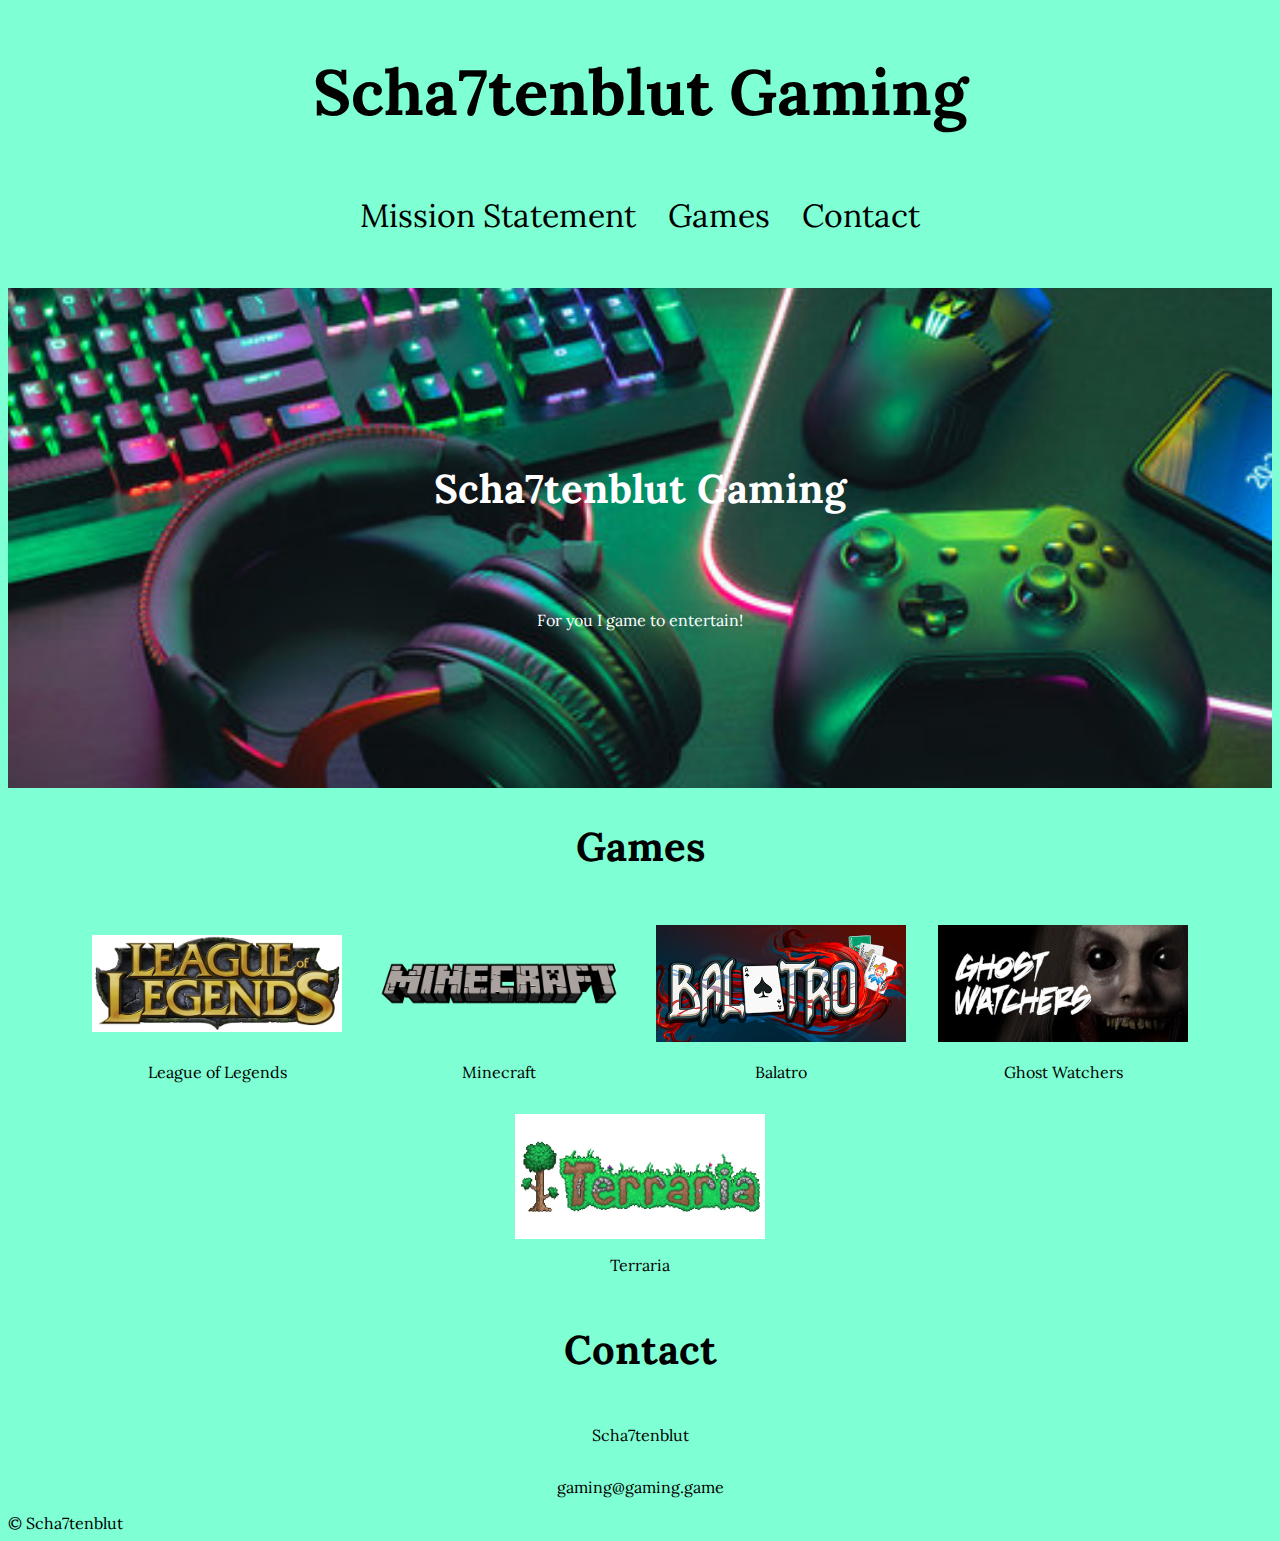
<file: flexbox-business-site-starting/index.html>
﻿<!DOCTYPE html> <!-- Declares the document type and version of HTML -->

<html>

<head>
  <!-- Favicon for the browser tab -->
  <link rel="shortcut icon" href="favicon.ico" type="image/x-icon">
  <!-- Link to external CSS file -->
  <link rel="stylesheet" href="styles.css">
  <meta charset="UTF-8"> <!-- Character encoding -->
  <title>Scha7tenblut Gaming</title> <!-- Page title -->
</head>

<body>
  <!-- Main container for header and navigation -->
  <div class="container">
    <h1>Scha7tenblut Gaming</h1>
    <nav>
      <ul>
        <!-- Navigation links to sections -->
        <li><a href="#mission-statement">Mission Statement</a></li>
        <li><a href="#games">Games</a></li>
        <li><a href="#contact">Contact</a></li>
      </ul>
    </nav>
  </div>
  <!-- Mission Statement section -->
  <div class="container" id="mission-statement">
    <h2>Scha7tenblut Gaming</h2>
    <p>For you I game to entertain!</p>
  </div>
  <!-- Games section -->
  <div class="container" id="games">
    <h2>Games</h2>
    <ul>
      <!-- Each game as a list item with image and title -->
      <li class="lol">
        <div class="img-container">
          <img src="images/lol.png" alt="League of Legends">
        </div>
        <span class="game-title">League of Legends</span>
      </li>
      <li class="minecraft">
        <div class="img-container">
          <img src="images/minecraft.png" alt="Minecraft">
        </div>
        <span class="game-title">Minecraft</span>
      </li>
      <li class="balatro">
        <div class="img-container">
          <img src="images/balatro.png" alt="Balatro">
        </div>
        <span class="game-title">Balatro</span>
      </li>
      <li class="gw">
        <div class="img-container">
          <img src="images/gw.png" alt="Ghost Watchers">
        </div>
        <span class="game-title">Ghost Watchers</span>
      </li>
      <li class="terraria">
        <div class="img-container">
          <img src="images/terraria.png" alt="Terraria">
        </div>
        <span class="game-title">Terraria</span>
      </li>
    </ul>
  </div>
  <!-- Contact section -->
  <div class="container" id="contact">
    <h2>Contact</h2>
    <p>Scha7tenblut</p>
    <p>gaming@gaming.game</p>
  </div>
  <!-- Footer with copyright -->
  <footer>
    <span>&copy; Scha7tenblut</span>
  </footer>
</body>

</html>
</file>
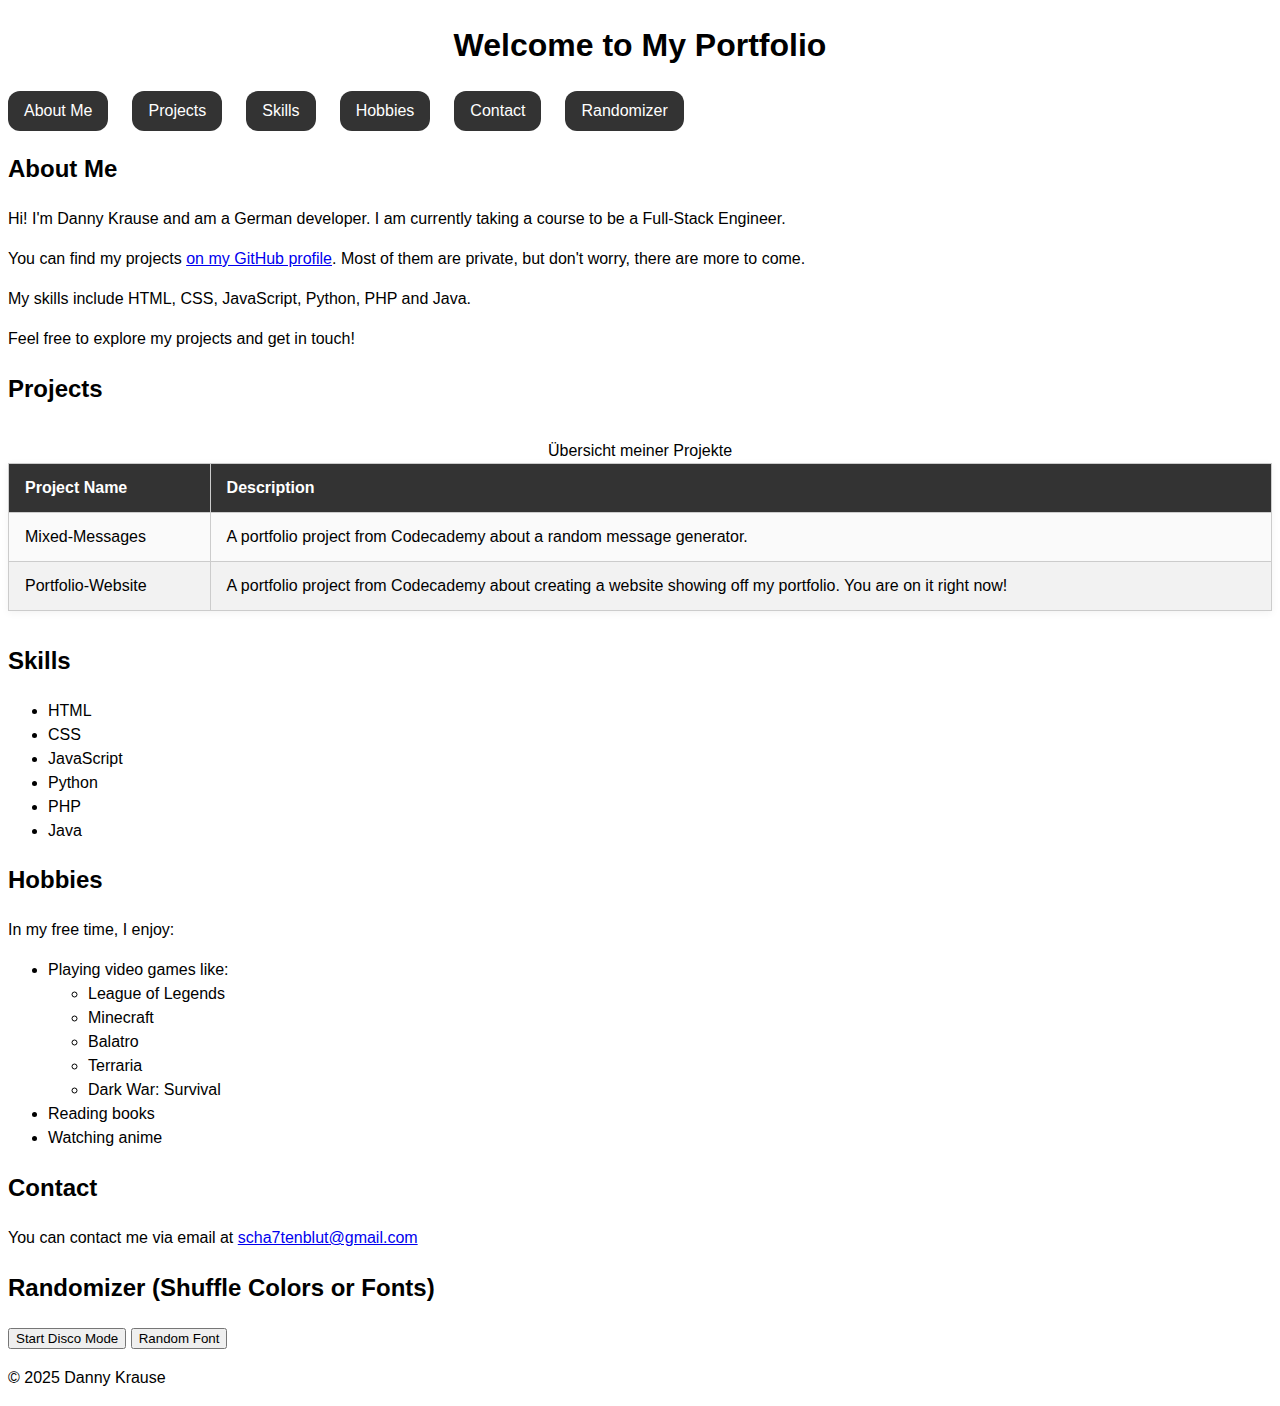
<file: Portfolio-Website/index.html>
﻿<!DOCTYPE html>
<html lang="en">
<head>
    <meta charset="UTF-8">
    <meta name="viewport" content="width=device-width, initial-scale=1.0">
    <title>Portfolio Website</title>
    <link rel="stylesheet" href="./styles.css">
</head>
<body>
    <!-- Skip-Link für Screenreader und Tastaturnutzer -->
    <a href="#main-content" class="sr-only">Skip to main content</a>

    <header role="banner">
        <h1>Welcome to My Portfolio</h1>
        <nav role="navigation" aria-label="Main navigation">
            <ul>
                <li><a href="#about">About Me</a></li>
                <li><a href="#projects">Projects</a></li>
                <li><a href="#skills">Skills</a></li>
                <li><a href="#hobbies">Hobbies</a></li>
                <li><a href="#contact">Contact</a></li>
                <li><a href="#randomizer">Randomizer</a></li>
            </ul>
        </nav>
    </header>

    <main id="main-content" role="main">
        <section id="about">
            <h2>About Me</h2>
            <p>Hi! I'm Danny Krause and am a German developer. I am currently taking a course to be a Full-Stack Engineer.</p>
            <p>You can find my projects <a href="https://github.com/Scha7ten/">on my GitHub profile</a>. Most of them are private, but don't worry, there are more to come.</p>
            <p>My skills include HTML, CSS, JavaScript, Python, PHP and Java.</p>
            <p>Feel free to explore my projects and get in touch!</p>
        </section>

        <section id="projects">
            <h2>Projects</h2>
            <table>
                <caption>Übersicht meiner Projekte</caption>
                <thead>
                    <tr>
                        <th scope="col">Project Name</th>
                        <th scope="col">Description</th>
                    </tr>
                </thead>
                <tbody>
                    <tr>
                        <td>Mixed-Messages</td>
                        <td>A portfolio project from Codecademy about a random message generator.</td>
                    </tr>
                    <tr>
                        <td>Portfolio-Website</td>
                        <td>A portfolio project from Codecademy about creating a website showing off my portfolio. You are on it right now!</td>
                    </tr>
                </tbody>
            </table>
        </section>

        <section id="skills">
            <h2>Skills</h2>
            <ul>
                <li>HTML</li>
                <li>CSS</li>
                <li>JavaScript</li>
                <li>Python</li>
                <li>PHP</li>
                <li>Java</li>
            </ul>
        </section>

        <section id="hobbies">
            <h2>Hobbies</h2>
            <p>In my free time, I enjoy:</p>
            <ul>
                <li>Playing video games like:
                    <ul>
                        <li>League of Legends</li>
                        <li>Minecraft</li>
                        <li>Balatro</li>
                        <li>Terraria</li>
                        <li>Dark War: Survival</li>
                    </ul>
                </li>
                <li>Reading books</li>
                <li>Watching anime</li>
            </ul>
        </section>

        <section id="contact">
            <h2>Contact</h2>
            <p>You can contact me via email at <a href="mailto:scha7tenblut@gmail.com">scha7tenblut@gmail.com</a></p>
        </section>

        <section id="randomizer" aria-labelledby="randomizer-heading" role="region">
            <h2 id="randomizer-heading">Randomizer (Shuffle Colors or Fonts)</h2>
            <div aria-live="polite" aria-atomic="true" class="sr-only" id="notify-region">
                <!-- Hier liest der Screenreader Statusmeldungen aus -->
            </div>
            <button id="disco-btn" aria-pressed="false" aria-label="Toggle disco mode">Start Disco Mode</button>
            <button id="font-btn" aria-pressed="false" aria-label="Apply a random font">Random Font</button>
        </section>
    </main>

    <footer role="contentinfo">
        <p>&copy; 2025 Danny Krause</p>
    </footer>

    <script src="./script.js"></script>
</body>
</html>
</file>
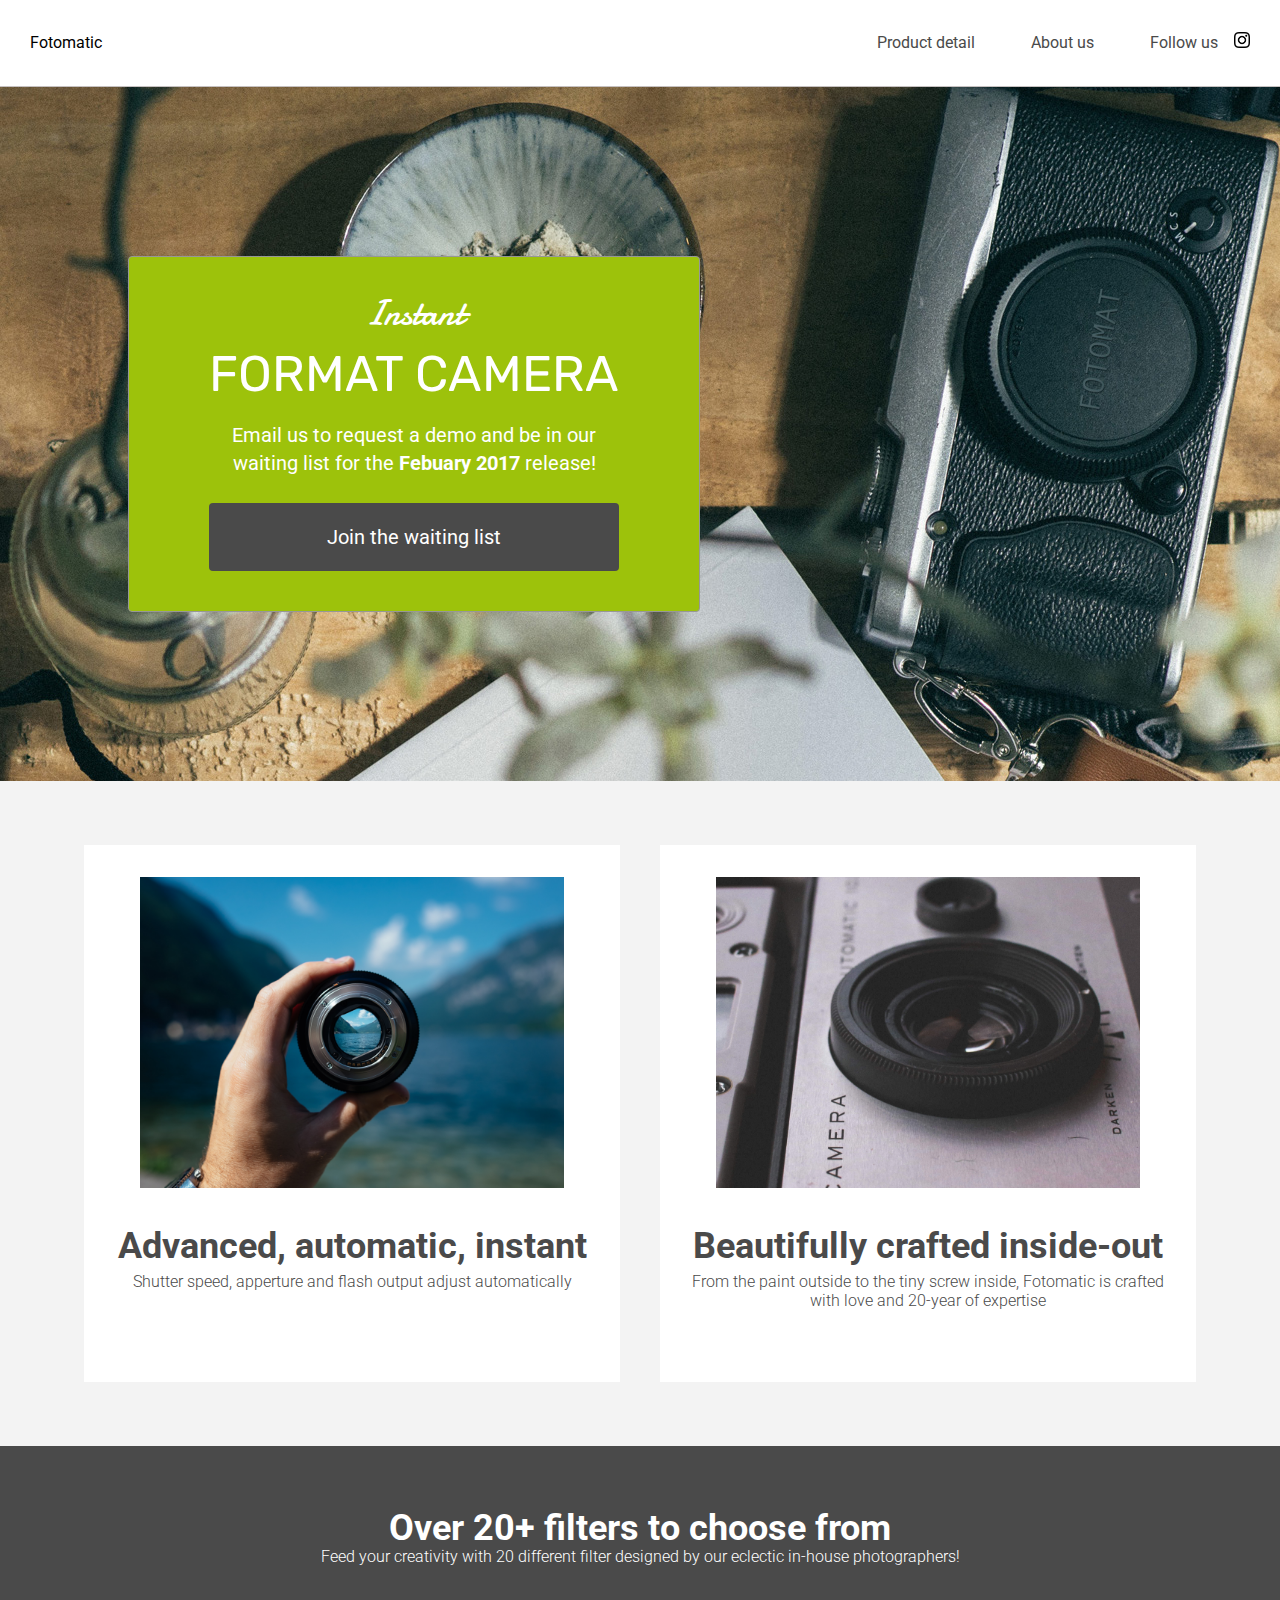
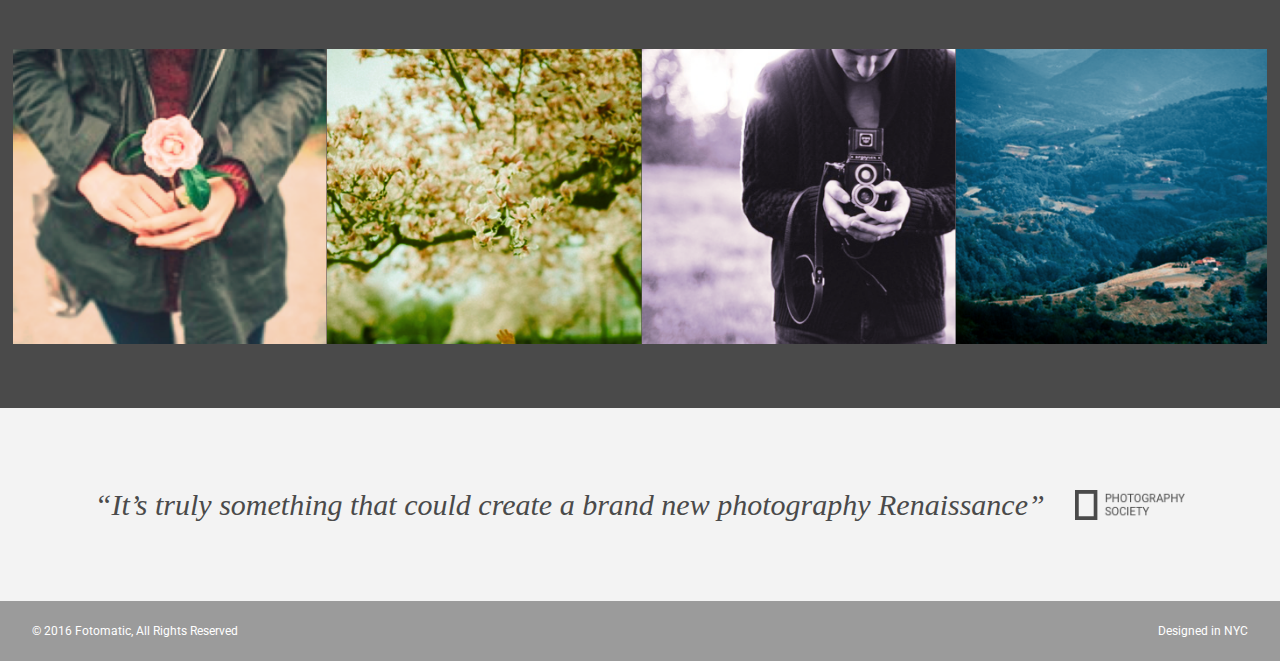
<file: fotomatic_broken/fotomatic_broken/index.html>
<!DOCTYPE html>
<html>
<head>
  <link href="https://fonts.googleapis.com/css?family=Damion" rel="stylesheet">
  <link href="https://fonts.googleapis.com/css?family=Rubik" rel="stylesheet">
  <link href="https://fonts.googleapis.com/css?family=Roboto:300,400,600,700" rel="stylesheet">
  <link rel="stylesheet" href="./resources/css/reset.css">
  <link rel="stylesheet" href="./resources/css/style.css">
  <title>Fotomatic</title>
</head>
<body>
  <!-- Header -->
  <header>
    <div class="content">
      <a href="index.html" class="desktop logo">Fotomatic</a>
      <nav class="desktop">
        <ul>
          <li><a href="#">Product detail</a></li>
          <li><a href="#">About us</a></li>
          <li><a href="https://www.instagram.com/" target="_blank">Follow us <img class="icon" src="./resources/images/instagram.png"></a></li>
          <li><a href="#" class="button">Join us</a></li>
        </ul>
      </nav>
      <nav class="mobile">
        <ul>
          <li><a href="#"><img src="./resources/images/ic-logo.svg"></a></li>
          <li><a href="#"><img src="./resources/images/ic-product-detail.svg"></a></li>
          <li><a href="#"><img src="./resources/images/ic-about-us.svg"></a></li>
          <li><a href="#" class="button">Join us</a></li>
        </ul>
      </nav>
    </div>
  </header>

  <!-- Main Content -->
  <div class="main-content">

    <!-- Sign Up Section -->
    <div id="sign-up-section" class="banner">
      <div id="sign-up-cta">
        <div class="content center">
          <div class="header">
            <h2 class="cursive">Instant</h2>
            <h1 class="striking">FORMAT CAMERA</h1>
          </div>
          <div class="email">
            <span>
              Email us to request a demo and be in our waiting list for the <strong>Febuary 2017</strong> release!
            </span>
            <div class="button">Join the waiting list</div>
          </div>
        </div>
      </div>
    </div>

    <!-- Features Section -->
    <div id="features-section">
      <div class="feature">
        <div class="center">
          <div class="image-container">
            <img src="./resources/images/feature-1.png" />
          </div>
          <div class="content">
            <h2>Advanced, automatic, instant</h2>
            <h3>Shutter speed, apperture and flash output adjust automatically</h3>
          </div>
        </div>
      </div>
      <div class="feature">
        <div class="center">
          <div class="image-container">
            <img src="./resources/images/feature-2.png" />
          </div>
          <div class="content">
            <h2>Beautifully crafted inside-out</h2>
            <h3>From the paint outside to the tiny screw inside, Fotomatic is crafted with love and 20-year of expertise</h3>
          </div>
        </div>
      </div>
    </div>

    <!-- Filters Section -->
    <div id="filters-section">
      <div class="content center">
        <h2>Over 20+ filters to choose from</h2>
        <h3>Feed your creativity with 20 different filter designed by our eclectic in-house photographers!</h3>
      </div>
      <div class="images-container">
        <div class="image-container">
          <img src="./resources/images/filter-1.png" />
        </div>
        <div class="image-container">
          <img src="./resources/images/filter-2.png" />
        </div>
        <div class="image-container">
          <img src="./resources/images/filter-3.png" />
        </div>
        <div class="image-container extra">
          <img src="./resources/images/filter-4.png" />
        </div>
      </div>
    </div>

    <!-- Quotes Section -->
    <div id="quotes-section">
      <div class="content center">
        <span class="quote">“It’s truly something that could create a brand new photography Renaissance”</span>
        <img class="quote-citation" src="./resources/images/photography-logo.png" />
      </div>
    </div>

    <!-- Footer -->
    <footer>
      <div class="content">
        <span class="copyright">© 2016  Fotomatic, All Rights Reserved</span>
        <span class="location">Designed in NYC</span>
      </div>
    </footer>

  </div>
</body>
</html>
</file>
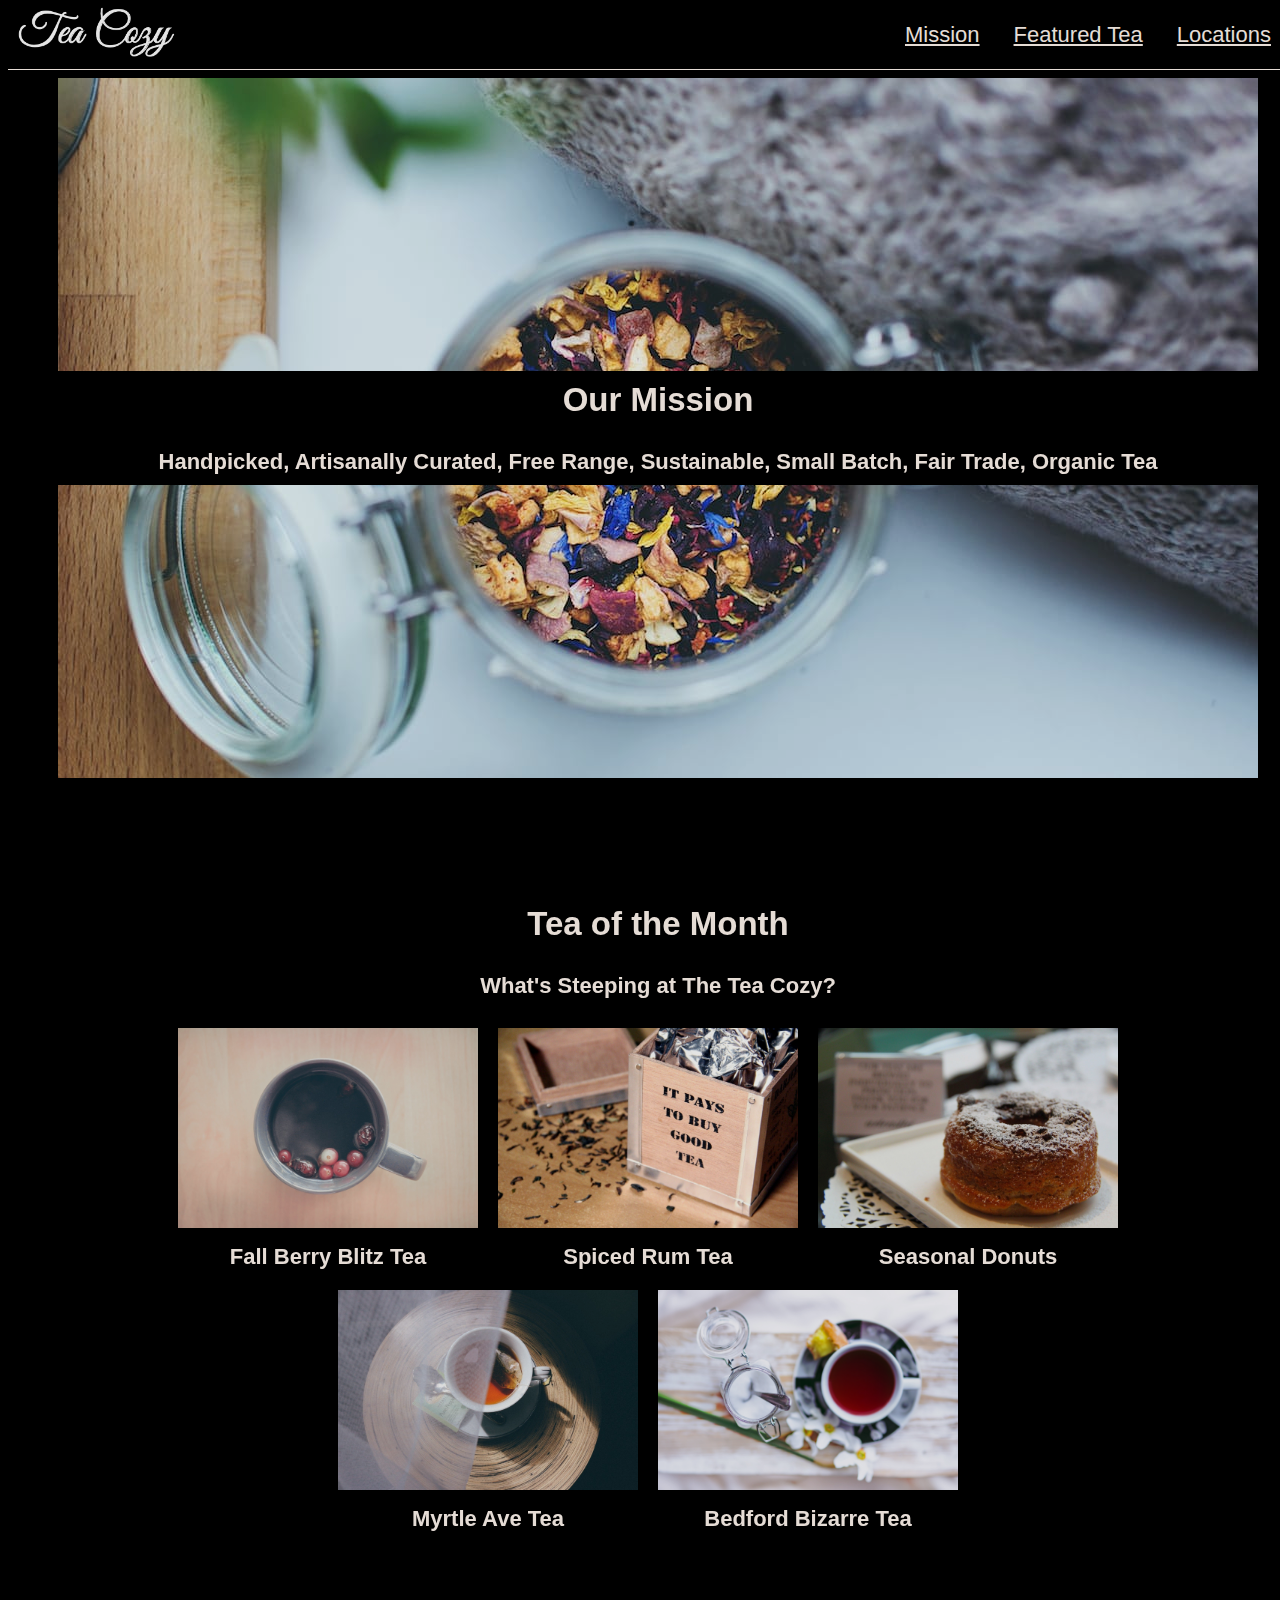
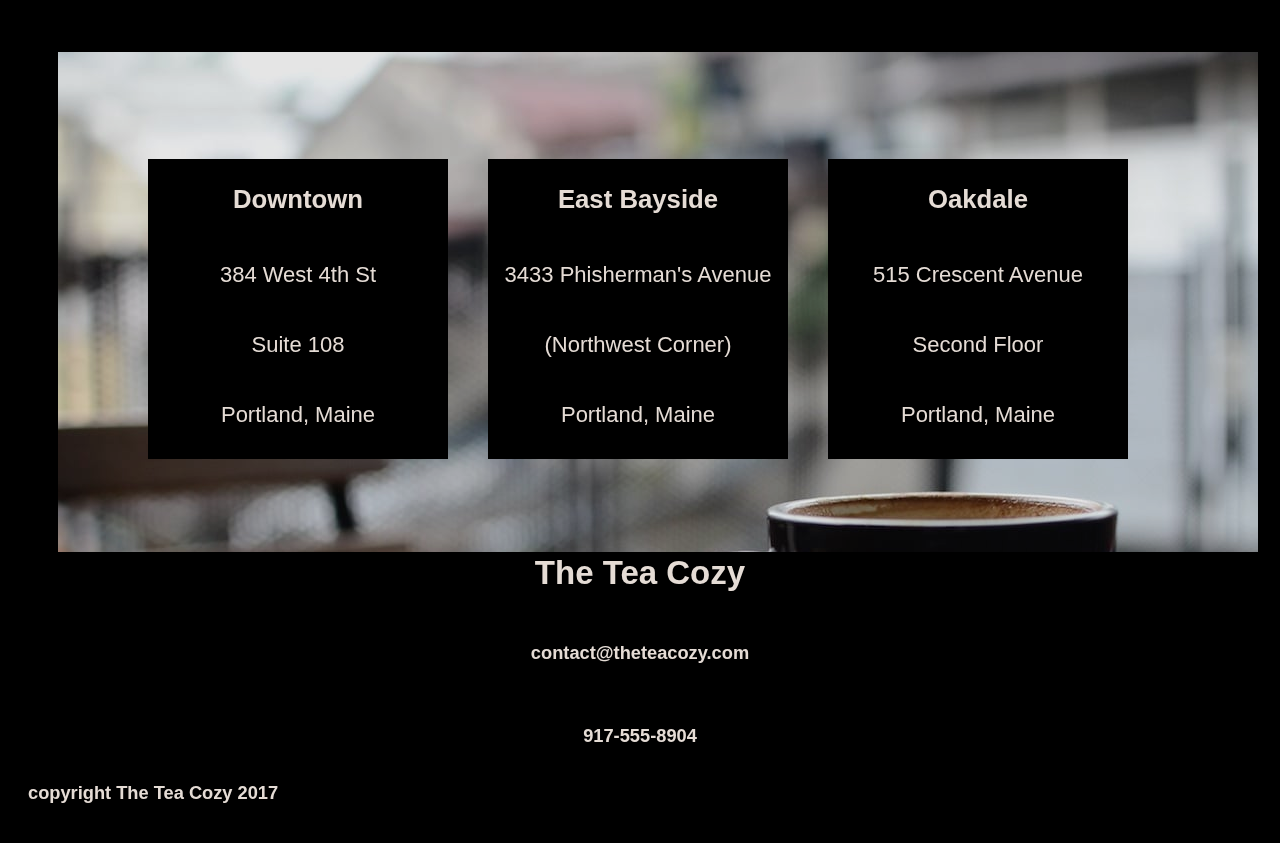
<file: TeaCozy/files/index.html>
<!DOCTYPE html>
<html>

<head>
  <title>The Tea Cozy</title>
  <link rel="stylesheet" href="style.css" type="text/css" />
</head>

<body>
  <header>
    <div class="header" id="logo">
      <img class="logo" src="img-tea-cozy-logo.png">
    </div>
    <div class="header" id="links">
      <a class="text link" href="#mission">Mission</a>
      <a class="text link" href="#featuredTea">Featured Tea</a>
      <a class="text link" href="#locations">Locations</a>
    </div>
  </header>
  <div class="container" id="mission">
    <div class="mission-text">
      <h2 class="text">Our Mission</h2>
      <h4 class="text">Handpicked, Artisanally Curated, Free Range, Sustainable, Small Batch, Fair Trade, Organic Tea
      </h4>
    </div>
  </div>
  <div class="container" id="featuredTea">
    <h2 class="text">Tea of the Month</h2>
    <h4 class="text">What's Steeping at The Tea Cozy?</h4>
    <div class="teas">
      <div class="item"><img src="img-berryblitz.jpg">
        <h4 class="text">Fall Berry Blitz Tea</h4>
      </div>
      <div class="item"><img src="img-spiced-rum.jpg">
        <h4 class="text">Spiced Rum Tea</h4>
      </div>
      <div class="item"><img src="img-donut.jpg">
        <h4 class="text">Seasonal Donuts</h4>
      </div>
      <div class="item"><img src="img-myrtle-ave.jpg">
        <h4 class="text">Myrtle Ave Tea</h4>
      </div>
      <div class="item"><img src="img-bedford-bizarre.jpg">
        <h4 class="text">Bedford Bizarre Tea</h4>
      </div>
    </div>
  </div>
  <div class="container" id="locations">
    <div class="loc">
      <h3 class="area">Downtown</h3>
      <p>384 West 4th St</p>
      <p>Suite 108</p>
      <p>Portland, Maine</p>
    </div>
    <div class="loc">
      <h3 class="area">East Bayside</h3>
      <p>3433 Phisherman's Avenue</p>
      <p>(Northwest Corner)</p>
      <p>Portland, Maine</p>
    </div>
    <div class="loc">
      <h3 class="area">Oakdale</h3>
      <p>515 Crescent Avenue</p>
      <p>Second Floor</p>
      <p>Portland, Maine</p>
    </div>
  </div>
  <div class="contact">
    <h2 class="text">The Tea Cozy</h2>
    <h5>contact@theteacozy.com</h5>
    <h5>917-555-8904</h5>
  </div>
<footer>
    <h5 class="text">copyright The Tea Cozy 2017</p>
  </footer>
</body>
</html>
</file>
<file: flexbox-business-site-starting/styles.css>
@import url('https://fonts.googleapis.com/css2?family=Lora:wght@400;700&display=swap'); /* Import Google Fonts */

/* Set base font size */
html {
    font-size: 16px;
}

/* Body styles: font, background color */
body {
    font-size: 1rem;
    font-family: 'Lora', serif;
    background-color: aquamarine;
}

/* Navigation bar styles */
nav {
    display: flex;
    justify-content: center;
    align-items: center;
    top: 0;
    left: 0;
    width: 100%;
    height: 5rem;
    z-index: 1000;
    margin-bottom: 2rem;
}

/* Navigation title alignment and spacing */
nav .title {
    text-align: center;
    margin-right: 1rem;
}

/* Navigation list styles: horizontal layout */
nav ul {
    display: flex;
    justify-content: center;
    align-items: center;
    list-style: none;
    padding: 0;
    margin: 0;
    gap: 2rem;
}

/* Navigation list item flex settings */
nav ul li {
    flex: 0 1 auto;
}

/* Navigation links: font, color, transition */
nav ul li a {
    font-size: 2rem;
    font-family: inherit;
    color: black;
    text-decoration: none;
    transition: color 1s;
}

/* Navigation link hover effect */
nav ul li a:hover {
    color: blue;
}

/* Heading 1 styles */
h1 {
    font-size: 4rem;
    text-align: center;
    font-family: inherit;
}

/* Heading 2 styles */
h2 {
    font-size: 2.5rem;
    text-align: center;
    font-family: inherit;
}

/* All divs: center content, column layout */
div {
    display: flex;
    justify-content: center;
    align-items: center;
    flex-direction: column;
}

/* Mission statement section: background image, color, height */
#mission-statement {
    background-image: url('images/gaming.png');
    background-size: cover;
    background-position: center;
    color: white;
    height: 31.25rem;
}

/* Mission statement heading spacing */
#mission-statement h2 {
    margin-bottom: 5rem;
}

/* Games section: center content, column layout */
#games {
    display: flex;
    justify-content: center;
    align-items: center;
    flex-direction: column;
}

/* Games list: horizontal layout, wrapping, spacing */
#games ul {
  display: flex;
  flex-wrap: wrap;
  gap: 2rem;
  justify-content: center;
  padding: 0;
  list-style: none;
}

/* Game list items: column layout, fixed width */
#games ul li {
  display: flex;
  flex-direction: column;
  align-items: center;
  width: 15.625rem;
}

/* Image container: fixed height, center image */
#games ul li .img-container {
  width: 100%;
  height: 7.8125rem;
  display: flex;
  align-items: flex-start;
  justify-content: center;
  overflow: hidden;
}

/* Game images: responsive width */
#games ul li img {
  width: 100%;
  height: auto;
  display: block;
}

/* Game title: spacing and alignment */
#games ul li .game-title {
  margin-top: 1rem;
  text-align: center;
}
</file>
<file: Portfolio-Website/styles.css>
﻿html {
    font-family: 'Roboto', Arial, sans-serif;
    font-size: 16px;
}
/* Visually hidden for screenreaders */
.sr-only {
    position: absolute;
    width: 1px;
    height: 1px;
    padding: 0;
    margin: -1px;
    overflow: hidden;
    clip: rect(0,0,0,0);
    border: 0;
}

/* Fokus-Kontur für alle interaktiven Elemente */
:focus {
    outline: 3px solid Highlight;
    outline-offset: 2px;
}

/* Kontrastcheck: sicherstellen einer gut lesbaren Schriftgröße */
body {
    font-size: 1rem;
    line-height: 1.5;
}

/* Additional styling omitted */
nav ul {
    list-style: none;
    padding: 0;
    margin: 0;
    display: flex;
    gap: 1.5rem;
}

nav ul li {
    display: inline;
}

h1 {
    text-align: center;
}

nav a {
    display: inline-block;
    text-decoration: none;
    padding: 0.5em 1em;
    border-radius: 0.75em;
    background-color: #333;
    color: #fff;
    transition: background 0.2s;
}

nav a:hover {
    background-color: #222;
}

/* Table styling for Projects section */
table {
    width: 100%;
    border-collapse: collapse;
    margin: 2em 0;
    background: #fafafa;
    box-shadow: 0 2px 8px rgba(0,0,0,0.05);
}

th, td {
    border: 1px solid #ccc;
    padding: 0.75em 1em;
    text-align: left;
}

th {
    background-color: #333;
    color: #fff;
    font-weight: bold;
}

tr:nth-child(even) {
    background-color: #f2f2f2;
}
</file>
<file: fotomatic_broken/fotomatic_broken/resources/css/style.css>
/* Universal Styles */

html {
  font-family: "Roboto", sans-serif;
  font-size: 16px;
}

.main-content {
  position: relative;
  top: 5.3125rem; /* To offset for fixed header. */
}

.center {
  text-align: center;
}

.button {
  border-radius: 4px;
  background-color: #4a4a4a;
  color: white;
}

.image-container {
  overflow: hidden;
}

.image-container img {
  display: block;
  max-width: 100%;
}

@media only screen and (max-width: 895px) {
  .main-content {
    top: 2.5625rem;
  }
}

/* Header */

header {
  position: fixed;
  z-index: 100;
  width: 100%;
  border-bottom: solid 1px #c6c1c1;
  background-color: white;
}

header .content {
  display: flex;
  align-items: center;
  padding: 1.875rem;
}

header .logo {
  flex: 1;
}

header nav ul {
  display: flex;
}

nav li {
  padding-left: 3.5rem;
}

nav a {
  vertical-align: bottom;
  line-height: 1.6;
  font-size: 1rem;
  color: #4a4a4a;
}

nav .button {
  padding: .1875rem .5rem;
  background-color: #9dc20b;
  line-height: 1.6;
  color: white;
}

nav li:last-child {
  display: none;
}

header .icon {
  width: 1rem;
  padding-left: .75rem;
}

header .mobile {
  display: none;
}

@media only screen and (max-width: 895px) {
  nav li:last-child {
    display: block;
  }

  header .content {
    padding: 1rem 1rem;
  }
}

@media only screen and (max-width: 600px) {
  header .desktop {
    display: none;
  }

  header .mobile {
    display: block;
    width: 100%;
  }

  header .content {
    padding: .5rem 0;
  }

  header .mobile ul {
    display: flex;
    justify-content: space-around;
    align-items: center;
    width: 100%;
  }

  header .mobile li {
    padding: 0;
  }
}

/* Sign Up Section */

#sign-up-section {
  display: flex;
  justify-content: flex-start;
  align-items: flex-start;
  height: 43.5rem;
  background-image: url('../images/banner-landingpage.jpg');
  background-position: bottom;
  background-size: cover;
  background-repeat: no-repeat;
}

#sign-up-cta {
  position: relative;
  top: 171px;
  left: 10%;
  padding: 0 5rem 2.5rem 5rem;
  border: solid 1px #979797;
  border-radius: 4px;
  background-color: #9dc20b;
}

#sign-up-cta .content {
  width: 25.625rem;
  margin-top: 2rem;
  font-family: "Roboto", sans-serif;
  font-size: 1.25rem;
  line-height: 1.4;
  color: white;
}

#sign-up-cta h1 {
  font-size: 3.125rem;
}

#sign-up-cta h2 {
  font-size: 2.25rem;
}

#sign-up-cta span strong {
  font-weight: bold;
}

#sign-up-cta .cursive {
  font-family: "Damion", cursive;
}

#sign-up-cta .striking {
  font-family: "Rubik", sans-serif;
  padding-bottom: .75rem;
}

#sign-up-cta .button {
  margin-top: 1.625rem;
  padding: 1.25rem 7.25rem;
}

@media only screen and (max-width: 895px) {
  #sign-up-section {
    align-items: center;
    justify-content: center;
    height: 28rem;
  }

  #sign-up-cta {
    position: static;
    width: auto;
    height: auto;
    background-color: transparent;
    border: none;
  }

  #sign-up-cta .content {
    margin-top: 0;
  }

  #sign-up-cta .email {
    display: none;
  }

  #sign-up-cta h1 {
    font-size: 3.125rem;
  }

  #sign-up-cta h2 {
    font-size: 2.25rem;
  }
}

@media only screen and (max-width: 600px) {
  #sign-up-section {
    height: 20rem;
  }

  #sign-up-cta h1 {
    font-size: 2.25rem;
  }

  #sign-up-cta h2 {
    font-size: 2rem;
  }
}

/* Features Section */

#features-section {
  display: flex;
  justify-content: space-between;
  padding: 4rem 5%;
  background-color: #f3f3f3;
}

.feature {
  flex: 1;
  padding: 2rem;
  margin: 0px 1.25rem;
  background-color: white;
}

.feature .image-container {
  width: 90%;
  height: 65%;
  margin: 0 auto;
}

.feature .content {
  padding: 2.5rem 0;
}

.feature h2 {
  padding-bottom: .5rem;
  font-size: 2.25rem;
  font-weight: bold;
  color: #4a4a4a;
}

.feature h3 {
  font-size: 1rem;
  line-height: 1.2;
  font-weight: 300;
  color: #4a4a4a;
}

@media only screen and (max-width: 895px) {
  #features-section {
    padding: 1rem;
  }

  .feature {
    margin: 0px .5rem;
    padding: 1rem;
  }

  .feature h2 {
    font-size: 2rem;
    line-height: 1.3;
  }

  .feature h3 {
    font-size: .875rem;
    line-height: 1.4;
  }
}

@media only screen and (max-width: 600px) {
  #features-section {
    flex-flow: column;
    padding: 0;
  }

  .feature {
    margin: 0;
    padding: 1.25rem 1rem 0 1rem;
  }

  .feature .content {
    padding: 1.25rem 0 1.875rem 0;
  }
}

/* Filters Section */

#filters-section {
  padding: 4rem 0;
  background-color: #4a4a4a;
}

#filters-section .content {
  padding: 0 .625rem;
  margin-bottom: 5rem;
}

#filters-section .content h2 {
  font-size: 2.25rem;
  font-weight: bold;
  color: white;
}

#filters-section .content h3 {
  font-size: 1rem;
  line-height: 1.4;
  font-weight: 300;
  color: white;
}

#filters-section .images-container {
  display: flex;
  max-width: 100%;
  padding: 0 1%;
}

@media only screen and (max-width: 600px) {
  #filters-section {
    padding: 1.5rem 0 0 0;
  }

  #filters-section .content {
    margin-bottom: 1rem;
  }

  #filters-section .content h2 {
    padding-bottom: .625rem;
    font-size: 1.125rem;
    line-height: 1.3;
    font-weight: normal;
  }

  #filters-section .content h3 {
    font-size: .875rem;
    line-height: 1.4;
  }

  #filters-section .images-container {
    padding: 0;
  }

  #filters-section .extra {
    display: none;
  }
}

/* Quotes Section */

#quotes-section {
  background-color: #f3f3f3;
}

#quotes-section .content {
  display: flex;
  align-items: center;
  justify-content: center;
  padding: 5rem 1.5rem;
}

#quotes-section .quote {
  padding-right: 1.875rem;
  font-family: "Palatino", serif;
  font-size: 1.875rem;
  line-height: 1.1;
  font-style: italic;
  color: #4a4a4a;
}

#quotes-section .quote-citation {
  height: 1.875rem;
}

@media only screen and (max-width: 895px) {
  #quotes-section .content {
    padding: 3rem 1.5rem;
  }
}

@media only screen and (max-width: 600px) {
  #quotes-section .content {
    flex-flow: column;
    padding: 1.875rem .625rem;
  }

  #quotes-section .quote {
    font-size: 1.5rem;
    line-height: 1.4;
  }

  #quotes-section .quote-citation {
    display: block;
    padding-top: 1rem;
    margin: auto;
  }
}

/* Footer */

footer {
  background-color: #9b9b9b;
  padding: 1.5rem 2rem;
}

footer .content {
  color: white;
  display: flex;
  font-size: .75rem;
}

footer .copyright {
  flex-grow: 1;
}

@media only screen and (max-width: 600px) {
  footer .content {
    font-size: .625rem;
  }
}
</file>
<file: TeaCozy/files/style.css>
body {
  font-family: Helvetica;
  font-size: 22px;
  color: seashell;
  background-color: black;
  opacity: 0.9;
  display: flex;
  flex-direction: column;
  justify-content: space-around;
}

header {
  display: flex;
  align-items: center;
  justify-content: space-between;
  height: 69px;
  border-bottom: 1px solid seashell;
  position: fixed;
  top: 0;
  z-index: 1;
  width: 100%;
  background-color: black;
}

.container {
  margin-bottom: 100px;
  width: 100%;
  margin-left: 50px;
}

.logo {
  height: 50px;
  margin-left: 10px;
}

.text {
  text-align: center;
}

.link {
  text-decoration: underline;
  color: seashell;
}

#links {
  display: inline-flex;
  justify-content: space-around;
  max-width: 400px;
  flex: 1;
}

#mission {
  display: flex;
  align-items: center;
  justify-content: center;
  flex-direction: column;
  background-image: url("img-mission-background.jpg");
  margin-top: 70px;
  height: 700px;
  width: 1200px;

}

.mission-text {
  padding-top: 10px;
  padding-bottom: 0px;
  text-align: center;
  background-color: black;
  width: 100%;
}

.mission-text h2 {
  margin-bottom: 10px;
  margin-top: 0px;
}

.mission-text h4 {
  margin-bottom: 10px;
}

#featuredTea {
  width: 1000px;
  margin-left: 150px;
}

.teas {
  display: flex;
  flex-wrap: wrap;
  flex-direction: row;
  justify-content: center;
  margin-top: 20px;
}

.item {
  width: 300px;
  margin: 0 20px 10px 0;
}

.item img {
  height: 200px;
  width: 100%;
}

.item h4 {
  margin: 10px 0;
}

#locations {
  background-image: url("img-locations-background.jpg");
  height: 500px;
  width: 1200px;
  display: flex;
  flex-direction: row;
  justify-content: center;
  align-items: center;
}
.loc {
  width: 300px;
  height: 300px;
  background-color: black;
  text-align: center;
  margin: 15px 40px 0 0;
  display: flex;
  flex-direction: column;
  opacity: 1;
}
h3.area {
  font-weight: bold;
}
#locations.container{
  margin-bottom: 0;
}

.contact {
  display: flex;
  flex-direction: column;
  align-items: center;
  justify-content: center;
  background-color: black;
  height: 200px;
}
.contact h2 {
  margin-bottom: 20px;
}
footer {
  margin-left: 20px;
  text-align: left;
  align-self: flex-start;
}
</file>
